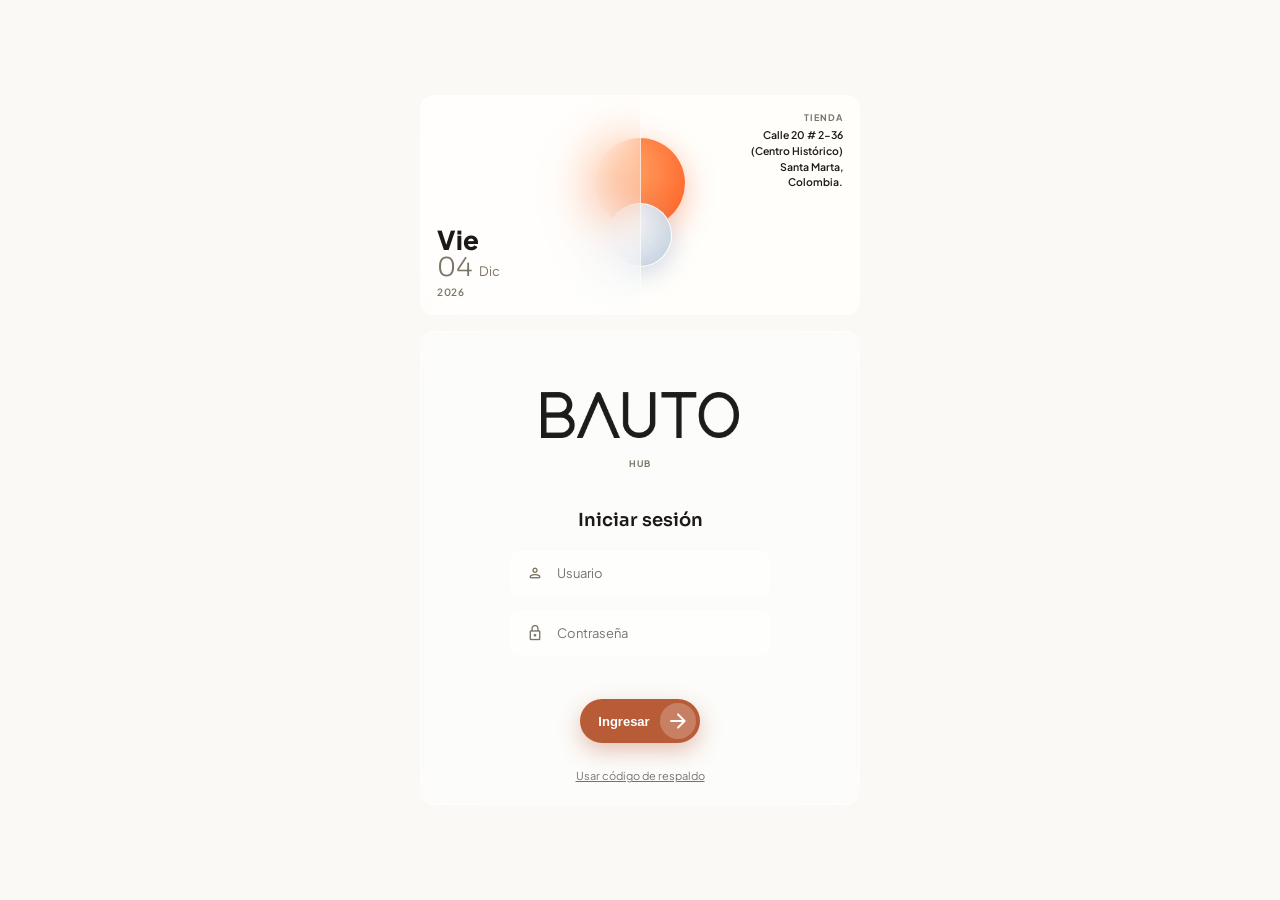
<file: login.html>
<!DOCTYPE html>
<html lang="es">
<head>
<meta charset="utf-8">
<meta name="viewport" content="width=device-width, initial-scale=1">
<title>BAUTO - Hub</title>
<link rel="icon" href="https://orbojaca-droid.github.io/bauto-assets/Logosimbolo_blanco.png">
<link rel="preconnect" href="https://fonts.googleapis.com">
<link rel="preconnect" href="https://fonts.gstatic.com" crossorigin>
<link href="https://fonts.googleapis.com/css2?family=Plus+Jakarta+Sans:wght@400;500;600;700&family=Sora:wght@400;500;600;700;800&family=Rajdhani:wght@500;600;700&display=swap" rel="stylesheet">
<link rel="stylesheet" href="https://fonts.googleapis.com/css2?family=Material+Symbols+Rounded:opsz,wght,FILL,GRAD@20..48,100..700,0..1,-50..200" />
<link rel="stylesheet" href="estilo-bauto.css">
</head>
<body>

<div class="login-container">
  <div class="login-panel-box" id="login-panel-box" style="visibility:hidden;">
    <div class="artistic-panel">
      <div id="celestial-hero">
        <div class="celestial-sun"></div>
        <div class="celestial-moon"></div>
      </div>
      <div class="date-box">
        <h3 id="date-day-name">HOY</h3>
        <div>
          <span class="day-num" id="date-day-num">29</span>
          <span class="month-name" id="date-month-name">Ago</span>
        </div>
        <div class="date-year" id="date-year">2026</div>
      </div>
      <!-- @BAUTO_REFACTOR 2026-08-31: dirección real de la tienda, pedido del usuario
           2026-08-31 ("revisa la dirección en APPBAUTO, esa es la fuente original").
           Fuente: 2. APPBAUTO/Index.html:61 — no inventar otra, si cambia la dirección
           real, actualizar ahí primero y luego copiar aquí. -->
      <div class="location-box">
        <span class="location-label">Tienda</span>
        <span class="location-val">Calle 20 # 2-36<br>(Centro Histórico)<br>Santa Marta,<br>Colombia.</span>
      </div>
    </div>

    <!-- PASO 1: Credenciales + Geolocalización -->
    <div class="step active" id="step-1">
      <div class="login-card">
        <img src="[data-uri]" class="login-logo" alt="Logo BAUTO">
        <p class="login-project-tag">HUB</p>
        <div class="login-title-row">
          <h2>Iniciar sesión</h2>
        </div>
        <div class="input-group">
          <span class="material-symbols-rounded input-icon">person</span>
          <input type="text" class="input-field" id="input-user" placeholder="Usuario" autocomplete="username">
        </div>
        <div class="input-group">
          <span class="material-symbols-rounded input-icon">lock</span>
          <input type="password" class="input-field" id="input-pass" placeholder="Contraseña" autocomplete="current-password">
        </div>
        <div class="field-error" id="error-1">Escribe tu usuario y contraseña.</div>
        <div id="box-excepcion-viaje" style="display:none;margin-top:12px;text-align:center;">
          <button type="button" class="btn-pill-disc" id="btn-pedir-excepcion" style="background:#2c2c2c;font-size:12px;padding:6px 14px;display:inline-flex;width:auto;margin:0 auto;">
            <span class="btn-pill-disc-label" style="font-size:12px;">Solicitar excepción de viaje</span>
            <span class="btn-pill-disc-arrow"><span class="material-symbols-rounded" style="font-size:16px;">flight_takeoff</span></span>
          </button>
          <div id="estado-excepcion-viaje" style="font-size:11px;color:var(--text-secondary);margin-top:8px;line-height:1.4;"></div>
        </div>
        <div class="login-footer-row">
          <button type="button" class="btn-pill-disc" id="btn-step1">
            <span class="btn-pill-disc-label">Ingresar</span>
            <span class="btn-pill-disc-arrow">
              <span class="material-symbols-rounded">arrow_forward</span>
            </span>
          </button>
        </div>
        <div style="text-align:center;margin-top:4px;">
          <a href="#" id="link-respaldo" style="font-size:11px;color:var(--text-secondary);text-decoration:underline;">Usar código de respaldo</a>
        </div>
      </div>
    </div>

    <!-- PASO 2b: Google Authenticator (TOTP) -->
    <div class="step" id="step-2b">
      <div class="login-card">
        <img src="[data-uri]" class="login-logo" alt="Logo BAUTO">
        <p class="login-project-tag">HUB</p>
        <div class="login-title-row">
          <h2>Google Authenticator</h2>
        </div>
        <div class="input-group">
          <input type="text" class="input-field code" id="input-totp" placeholder="· · · · · ·" maxlength="6" inputmode="numeric">
        </div>
        <div class="field-error" id="error-2b">Código incorrecto.</div>
        <div class="login-footer-row">
          <button type="button" class="btn-pill-disc" id="btn-step2b">
            <span class="btn-pill-disc-label">Verificar</span>
            <span class="btn-pill-disc-arrow">
              <span class="material-symbols-rounded">arrow_forward</span>
            </span>
          </button>
        </div>
      </div>
    </div>

    <!-- PASO 2: Código por Correo -->
    <div class="step" id="step-2">
      <div class="login-card">
        <img src="[data-uri]" class="login-logo" alt="Logo BAUTO">
        <p class="login-project-tag">HUB</p>
        <div class="login-title-row">
          <h2>Validación por código</h2>
        </div>
        <div class="input-group">
          <input type="text" class="input-field code" id="input-code" placeholder="· · · · · ·" maxlength="6" inputmode="numeric">
        </div>
        <div class="field-error" id="error-2">Código incorrecto o expirado.</div>
        <div class="login-footer-row">
          <button type="button" class="btn-pill-disc" id="btn-step2">
            <span class="btn-pill-disc-label">Entrar al Hub</span>
            <span class="btn-pill-disc-arrow">
              <span class="material-symbols-rounded">check</span>
            </span>
          </button>
        </div>
        <div style="text-align:center;margin-top:8px;">
          <button type="button" id="btn-reenviar-email" style="background:none;border:none;color:var(--text-secondary);font-size:11px;text-decoration:underline;cursor:pointer;">Reenviar código por correo</button>
          <div id="feedback-reenviar-email" style="display:none;font-size:11px;color:var(--text-secondary);margin-top:4px;"></div>
        </div>
      </div>
    </div>

    <!-- PASO RESPALDO: Código de Respaldo Impreso -->
    <div class="step" id="step-respaldo">
      <div class="login-card">
        <img src="[data-uri]" class="login-logo" alt="Logo BAUTO">
        <p class="login-project-tag">HUB</p>
        <div class="login-title-row">
          <h2>Código de Respaldo</h2>
          <p style="font-size:12px;color:var(--text-secondary);margin:4px 0 0;">Ingresa uno de tus 15 códigos impresos</p>
        </div>
        <div class="input-group">
          <span class="material-symbols-rounded input-icon">person</span>
          <input type="text" class="input-field" id="input-user-respaldo" placeholder="Usuario">
        </div>
        <div class="input-group">
          <span class="material-symbols-rounded input-icon">lock</span>
          <input type="password" class="input-field" id="input-pass-respaldo" placeholder="Contraseña">
        </div>
        <div class="input-group">
          <input type="text" class="input-field code" id="input-code-respaldo" placeholder="ABC12345" maxlength="10" style="letter-spacing:0.15em;">
        </div>
                <div class="input-group">
          <select class="input-field" id="select-proyecto-emergencia" style="padding-left:16px;">
            <option value="HUB">Puerta Grande (HUB)</option>
            <option value="QR">QR</option>
            <option value="CATALOGUE">CATALOGUE</option>
            <option value="STOCK">STOCK</option>
            <option value="VENTAS">VENTAS</option>
            <option value="PRODUCCION">PRODUCCIÓN</option>
            <option value="AGENTE">AGENTE</option>
          </select>
        </div>
        <div id="resultado-emergencia" style="display:none; text-align:center; margin-top:16px; font-size:14px; color:var(--text-main);"></div>
        <div class="field-error" id="error-respaldo">Código de respaldo inválido.</div>
        <div class="login-footer-row">
          <button type="button" class="btn-pill-disc" id="btn-respaldo">
            <span class="btn-pill-disc-label">Acceder</span>
            <span class="btn-pill-disc-arrow">
              <span class="material-symbols-rounded">key</span>
            </span>
          </button>
        </div>
        <div style="text-align:center;margin-top:4px;">
          <a href="#" id="link-volver-login" style="font-size:11px;color:var(--text-secondary);text-decoration:underline;">Volver al login normal</a>
        </div>
      </div>
    </div>

  </div>
</div>

<script src="config-web.js"></script>
<script>
    /**
     * @BAUTO_REFACTOR 2026-08-31
     * @Modulo: 0. HUB
     * @Propósito: Modo de revisión visual, pedido por el usuario 2026-08-31 — mientras
     *             se aprueba la estética de las 4 tarjetas de login, los botones
     *             principales de cada paso solo avanzan a la siguiente tarjeta, sin
     *             llamar ninguna función real de validación. La lógica real (fetch a
     *             loginPuertaMaestra, verificarTotp, verificarCodigoEmail) queda escrita
     *             tal cual estaba, intacta, solo envuelta en este condicional — apagar
     *             esta constante (ponerla en false) reconecta la validación real sin
     *             tener que reescribir nada más.
     * @Capa: Técnica (herramienta de revisión, no de producción)
     * @Riesgo_Evaluado: Alto mientras esté en true — CON ESTO EN true, EL LOGIN NO VALIDA
     *                   NADA DE VERDAD. Debe quedar en false antes de cualquier uso real
     *                   o despliegue a producción.
     */
    const MODO_PREVISUALIZACION_VISUAL = true;
</script>
<script>
  /**
   * @BAUTO_REFACTOR 2026-08-31
   * @Modulo: 0. HUB
   * @Propósito: Decisión del usuario 2026-08-30 — con los niveles desactivados, esta
   *             página nunca se muestra como login: entra directo al hub sin que nadie
   *             toque nada. El panel arranca oculto y solo se revela si los niveles SÍ
   *             están activos (o si no se pudo confirmar, por seguridad).
   * @Capa: Capa 2 - Seguridad de Sesión
   * @Riesgo_Evaluado: Alto - si la consulta al servidor falla (sin red, HUB caído),
   *                   debe revelar el formulario normal — fallar hacia el lado seguro,
   *                   nunca entrar solo por no haber podido confirmar el estado.
   */
  (async function () {
    if (MODO_PREVISUALIZACION_VISUAL) {
      // @BAUTO_REFACTOR 2026-08-31: mientras se revisa la estética, el login nunca se
      // salta por el interruptor de niveles — de lo contrario nunca llegarías a verlo.
      document.getElementById('login-panel-box').style.visibility = 'visible';
      return;
    }

    let estado;
    try {
      estado = await fetch(HUB_URL + '?accion=nivelesActivos').then(r => r.json());
    } catch (err) {
      estado = { activos: true }; // sin red: más seguro asumir que sí están activos
    }

    if (!estado.activos) {
      const respuesta = await fetch(HUB_URL, {
        method: 'POST',
        headers: { 'Content-Type': 'text/plain;charset=utf-8' },
        body: JSON.stringify({ accion: 'entrarSinNiveles' })
      }).then(r => r.json()).catch(() => ({ success: false }));

      if (respuesta.success) {
        localStorage.setItem('bauto_hub_token', respuesta.hubToken);
        window.location.href = 'index.html';
        return; // el panel nunca llega a mostrarse
      }
    }
    document.getElementById('login-panel-box').style.visibility = 'visible';
  })();

  // Inicializar fecha
  // @BAUTO_REFACTOR 2026-08-31: formato abreviado, pedido del usuario — igual al que
  // ya usa 2. APPBAUTO/Scripts.html:636 ("Miércoles" no cabe en el panel a este ancho).
  (function () {
    const ahora = new Date();
    const dias = ['Dom', 'Lun', 'Mar', 'Mié', 'Jue', 'Vie', 'Sáb'];
    const meses = ['Ene', 'Feb', 'Mar', 'Abr', 'May', 'Jun', 'Jul', 'Ago', 'Sep', 'Oct', 'Nov', 'Dic'];
    document.getElementById('date-day-name').textContent = dias[ahora.getDay()];
    document.getElementById('date-day-num').textContent = String(ahora.getDate()).padStart(2, '0');
    document.getElementById('date-month-name').textContent = meses[ahora.getMonth()];
    document.getElementById('date-year').textContent = ahora.getFullYear();
  })();

  window.bautoPreAuthToken = null;

  function mostrarPaso(pasoId) {
    document.querySelectorAll('.step').forEach(s => s.classList.remove('active'));
    document.getElementById(pasoId).classList.add('active');
  }

  // Alternar a código de respaldo
  document.getElementById('link-respaldo').addEventListener('click', function (e) {
    e.preventDefault();
    mostrarPaso('step-respaldo');
  });

  document.getElementById('link-volver-login').addEventListener('click', function (e) {
    e.preventDefault();
    mostrarPaso('step-1');
  });

  let pollingInterval = null;

  // Paso 1: Usuario + Contraseña + Geolocalización
  document.getElementById('btn-step1').addEventListener('click', async function () {
      if (MODO_PREVISUALIZACION_VISUAL) {
        mostrarPaso('step-2b');
        return;
      }
    const user = document.getElementById('input-user').value.trim();
    const pass = document.getElementById('input-pass').value.trim();
    const error = document.getElementById('error-1');
    const boxExcepcion = document.getElementById('box-excepcion-viaje');
    if (!user || !pass) {
      error.textContent = 'Escribe tu usuario y contraseña.';
      error.classList.add('show');
      return;
    }
    error.classList.remove('show');
    if (boxExcepcion) boxExcepcion.style.display = 'none';

    let geoPayload = null;
    try {
      const posicion = await new Promise((resolve, reject) =>
        navigator.geolocation.getCurrentPosition(resolve, reject, { timeout: 8000 })
      );
      geoPayload = { lat: posicion.coords.latitude, lng: posicion.coords.longitude };
    } catch (err) {
      error.textContent = 'Debes permitir la geolocalización para ingresar.';
      error.classList.add('show');
      if (boxExcepcion) boxExcepcion.style.display = 'block';
      return;
    }

    try {
      const respuesta = await fetch(HUB_URL, {
        method: 'POST',
        headers: { 'Content-Type': 'text/plain;charset=utf-8' },
        body: JSON.stringify({ accion: 'login', user: user, password: pass, geoPayload: geoPayload })
      }).then(r => r.json());

      if (!respuesta.success) {
        error.textContent = respuesta.error || 'Error de autenticación.';
        error.classList.add('show');
        if (respuesta.error && (respuesta.error.toLowerCase().includes('perímetro') || respuesta.error.toLowerCase().includes('fuera') || respuesta.error.toLowerCase().includes('restringido'))) {
          if (boxExcepcion) boxExcepcion.style.display = 'block';
        }
        return;
      }

      window.bautoPreAuthToken = respuesta.preAuthToken;
      mostrarPaso('step-2b');
    } catch (e) {
      error.textContent = 'Error de conexión con la Puerta Maestra.';
      error.classList.add('show');
    }
  });

  // Solicitar excepción de viaje
  document.getElementById('btn-pedir-excepcion').addEventListener('click', async function () {
    const user = document.getElementById('input-user').value.trim();
    const pass = document.getElementById('input-pass').value.trim();
    const estadoEl = document.getElementById('estado-excepcion-viaje');
    const btn = document.getElementById('btn-pedir-excepcion');

    btn.disabled = true;
    estadoEl.style.display = 'block';
    estadoEl.textContent = 'Enviando solicitud de viaje...';

    try {
      const res = await fetch(HUB_URL, {
        method: 'POST',
        headers: { 'Content-Type': 'text/plain;charset=utf-8' },
        body: JSON.stringify({ accion: 'solicitarExcepcionUbicacion', user: user, password: pass })
      }).then(r => r.json());

      if (!res.success || !res.idExcepcion) {
        estadoEl.textContent = res.error || 'No se pudo crear la solicitud.';
        btn.disabled = false;
        return;
      }

      const idExcepcion = res.idExcepcion;
      estadoEl.textContent = 'Solicitud enviada. Esperando que el otro administrador autorice en APPBAUTO...';

      let intentos = 0;
      const maxIntentos = 100; // 5 minutos (a 3s por intento)
      if (pollingInterval) clearInterval(pollingInterval);

      pollingInterval = setInterval(async function () {
        intentos++;
        if (intentos > maxIntentos) {
          clearInterval(pollingInterval);
          estadoEl.textContent = 'La solicitud expiró sin respuesta. Intenta de nuevo.';
          btn.disabled = false;
          return;
        }

        try {
          const pollRes = await fetch(HUB_URL + '?accion=consultarExcepcion&idExcepcion=' + encodeURIComponent(idExcepcion))
            .then(r => r.json());

          if (pollRes.estado === 'APROBADO' && pollRes.bypassToken) {
            clearInterval(pollingInterval);
            estadoEl.textContent = '¡Excepción aprobada! Iniciando sesión...';

            const resLogin = await fetch(HUB_URL, {
              method: 'POST',
              headers: { 'Content-Type': 'text/plain;charset=utf-8' },
              body: JSON.stringify({
                accion: 'login',
                user: user,
                password: pass,
                geoPayload: null,
                bypassToken: pollRes.bypassToken
              })
            }).then(r => r.json());

            if (resLogin.success) {
              window.bautoPreAuthToken = resLogin.preAuthToken;
              mostrarPaso('step-2b');
            } else {
              estadoEl.textContent = resLogin.error || 'Error al completar el login.';
              btn.disabled = false;
            }
          } else if (pollRes.estado === 'EXPIRADO') {
            clearInterval(pollingInterval);
            estadoEl.textContent = 'La solicitud ha expirado.';
            btn.disabled = false;
          }
        } catch (err) {
          console.warn('Error en polling de excepción:', err);
        }
      }, 3000);

    } catch (e) {
      estadoEl.textContent = 'Error de conexión al solicitar excepción.';
      btn.disabled = false;
    }
  });

  // Reenviar código por correo
  document.getElementById('btn-reenviar-email').addEventListener('click', async function () {
    const feedback = document.getElementById('feedback-reenviar-email');
    const btn = document.getElementById('btn-reenviar-email');
    if (!window.bautoPreAuthToken) {
      feedback.textContent = 'Sesión expirada. Vuelve a iniciar sesión.';
      feedback.style.display = 'block';
      return;
    }

    btn.disabled = true;
    feedback.textContent = 'Reenviando...';
    feedback.style.display = 'block';

    try {
      const res = await fetch(HUB_URL, {
        method: 'POST',
        headers: { 'Content-Type': 'text/plain;charset=utf-8' },
        body: JSON.stringify({ accion: 'enviarCodigoEmail', preAuthToken: window.bautoPreAuthToken })
      }).then(r => r.json());

      if (res.success) {
        feedback.textContent = 'Código reenviado con éxito a tu bandeja.';
      } else {
        feedback.textContent = res.error || 'No se pudo reenviar el código.';
      }
    } catch (e) {
      feedback.textContent = 'Error de conexión.';
    } finally {
      setTimeout(() => { btn.disabled = false; }, 5000);
    }
  });

  // Paso 2b: Google Authenticator (TOTP)
  document.getElementById('btn-step2b').addEventListener('click', async function () {
      if (MODO_PREVISUALIZACION_VISUAL) {
        mostrarPaso('step-2');
        return;
      }
    const codigo = document.getElementById('input-totp').value.trim();
    const error = document.getElementById('error-2b');
    if (codigo.length !== 6) {
      error.textContent = 'Escribe el código de 6 dígitos.';
      error.classList.add('show');
      return;
    }
    error.classList.remove('show');

    try {
      const respuesta = await fetch(HUB_URL, {
        method: 'POST',
        headers: { 'Content-Type': 'text/plain;charset=utf-8' },
        body: JSON.stringify({ accion: 'verificarTotp', preAuthToken: window.bautoPreAuthToken, codigo: codigo })
      }).then(r => r.json());

      if (!respuesta.success) {
        error.textContent = respuesta.error === 'CODIGO_INCORRECTO' ? 'Código incorrecto.' : respuesta.error;
        error.classList.add('show');
        return;
      }

      mostrarPaso('step-2');
    } catch (e) {
      error.textContent = 'Error al validar el Authenticator.';
      error.classList.add('show');
    }
  });

  // Paso 2: Código por Correo
  document.getElementById('btn-step2').addEventListener('click', async function () {
      if (MODO_PREVISUALIZACION_VISUAL) {
        // @BAUTO_REFACTOR 2026-08-31: al terminar los 4 pasos de la vista previa, se
        // entra de verdad al hub — mismo mecanismo que ya usa la puerta cuando los
        // niveles están desactivados (entrarSinNiveles), sin pedir ningún dato real.
        const respuesta = await fetch(HUB_URL, {
          method: 'POST',
          headers: { 'Content-Type': 'text/plain;charset=utf-8' },
          body: JSON.stringify({ accion: 'entrarSinNiveles' })
        }).then(r => r.json()).catch(() => ({ success: false }));

        if (respuesta.success) {
          localStorage.setItem('bauto_hub_token', respuesta.hubToken);
          window.location.href = 'index.html';
        } else {
          alert('No se pudo entrar al hub: ' + (respuesta.error || 'error desconocido.'));
        }
        return;
      }
    const codigo = document.getElementById('input-code').value.trim();
    const error = document.getElementById('error-2');
    if (codigo.length !== 6) {
      error.textContent = 'Escribe el código de 6 dígitos.';
      error.classList.add('show');
      return;
    }
    error.classList.remove('show');

    try {
      const respuesta = await fetch(HUB_URL, {
        method: 'POST',
        headers: { 'Content-Type': 'text/plain;charset=utf-8' },
        body: JSON.stringify({ accion: 'verificarCodigoEmail', preAuthToken: window.bautoPreAuthToken, codigo: codigo })
      }).then(r => r.json());

      if (!respuesta.success) {
        error.textContent = respuesta.error === 'CODIGO_INCORRECTO' ? 'Código incorrecto.' : respuesta.error;
        error.classList.add('show');
        return;
      }

      localStorage.setItem('bauto_hub_token', respuesta.hubToken);
      window.location.href = 'index.html';
    } catch (e) {
      error.textContent = 'Error al verificar el código de correo.';
      error.classList.add('show');
    }
  });

  // Código de Respaldo
    document.getElementById('btn-respaldo').addEventListener('click', async function () {
    const user = document.getElementById('input-user-respaldo').value.trim();
    const pass = document.getElementById('input-pass-respaldo').value.trim();
    const code = document.getElementById('input-code-respaldo').value.trim();
    const proyectoSel = document.getElementById('select-proyecto-emergencia').value;
    const error = document.getElementById('error-respaldo');
    const resEmergencia = document.getElementById('resultado-emergencia');
    if (!user || !pass || !code) {
      error.textContent = 'Completa todos los campos.';
      error.classList.add('show');
      return;
    }
    error.classList.remove('show');
    resEmergencia.style.display = 'none';
    resEmergencia.innerHTML = '';

    try {
      if (proyectoSel === 'HUB') {
        const respuesta = await fetch(HUB_URL, {
          method: 'POST',
          headers: { 'Content-Type': 'text/plain;charset=utf-8' },
          body: JSON.stringify({ accion: 'usarCodigoRespaldo', user: user, password: pass, codigo: code })
        }).then(r => r.json());

        if (!respuesta.success) {
          error.textContent = respuesta.error || 'Código de respaldo inválido.';
          error.classList.add('show');
          return;
        }

        localStorage.setItem('bauto_hub_token', respuesta.hubToken);
        window.location.href = 'index.html';
      } else {
        const respuesta = await fetch(HUB_URL, {
          method: 'POST',
          headers: { 'Content-Type': 'text/plain;charset=utf-8' },
          body: JSON.stringify({ accion: 'emitirPaseEmergenciaNivel3', user: user, password: pass, codigo: code, proyecto: proyectoSel })
        }).then(r => r.json());

        if (!respuesta.success) {
          error.textContent = respuesta.error || 'Código de respaldo inválido o proyecto incorrecto.';
          error.classList.add('show');
          return;
        }

        // Hojas de cálculo vs Web Apps
        const hojas = ['STOCK', 'VENTAS', 'PRODUCCION'];
        if (hojas.includes(proyectoSel)) {
          resEmergencia.innerHTML = `<strong>Pase generado con éxito.</strong><br>Copia este código y pégalo cuando la Hoja de ${proyectoSel} te lo pida al abrirla:<br><br><span style="background:var(--bg);padding:8px;border-radius:4px;font-family:monospace;user-select:all;">${respuesta.tokenAcceso}</span>`;
          resEmergencia.style.display = 'block';
        } else {
          // Web apps
          let url = '';
          const BASE_QR = 'https://script.google.com/macros/s/AKfycbzgxTek6adEZAkV0SCDh4CYg-d6sE-pJuzCYYVteJDIo8A6v3rIkivRyXUOjD4MAQE/exec';
          const BASE_CATALOGUE = 'https://script.google.com/macros/s/AKfycbwq3eGCPItE3_vWRuKOAavKpYvBAJa4icW5Q-T5dIFF_2MNdFISXQEG9yUCUqRLhwR5/exec';
          const BASE_AGENTE = 'https://script.google.com/macros/s/AKfycbwAGENTE_PLACEHOLDER/exec';

          if (proyectoSel === 'QR') url = BASE_QR + `?tokenAcceso=${respuesta.tokenAcceso}`;
          else if (proyectoSel === 'CATALOGUE') url = BASE_CATALOGUE + `?token=${respuesta.tokenAcceso}`;
          else if (proyectoSel === 'AGENTE') url = BASE_AGENTE + `?tokenAcceso=${respuesta.tokenAcceso}`;
          
          resEmergencia.innerHTML = `<strong>Pase generado con éxito.</strong><br><br><a href="${url}" target="_blank" style="background:var(--accent-color);color:#fff;padding:8px 16px;border-radius:20px;text-decoration:none;">Abrir ${proyectoSel}</a>`;
          resEmergencia.style.display = 'block';
        }
      }
    } catch (e) {
      error.textContent = 'Error de conexión con el servidor.';
      error.classList.add('show');
    }
  });
</script>
</body>
</html>
</file>
<file: estilo-bauto.css>
:root {
  --accent-color: #B85C38;
  --accent-hover: #A04F2F;
  --bg: #FAF9F6;
  --card: #FAF9F6;
  --card-glass: rgba(255, 255, 255, 0.55);
  --text-primary: #1C1917;
  --text-secondary: #78716C;
  --text-muted: #A39885;
  --border-warm: #E4DED3;
  --color-gris-piedra: #7C7467;
  --success-color: #16A34A;
  --warning-color: #CA8A04;
  --danger-color: #DC2626;
  --font-family-heading: 'Sora', sans-serif;
  --font-family-body: 'Plus Jakarta Sans', sans-serif;
  --font-mono: 'Rajdhani', sans-serif;
  --login-card-radius: 14px;
  --login-pill-radius: 100px;
}

* {
  box-sizing: border-box;
}

body {
  margin: 0;
  min-height: 100vh;
  background: var(--bg);
  color: var(--text-primary);
  font-family: var(--font-family-body);
}

a {
  color: inherit;
  text-decoration: none;
}

.material-symbols-outlined {
  font-variation-settings: 'opsz' 24;
  font-size: 22px;
  line-height: 1;
}

/* Panel artístico y astros de Login (Modelo 0. QR) */
.login-container {
  min-height: 100vh;
  display: flex;
  align-items: center;
  justify-content: center;
  padding: 20px;
}

.login-panel-box {
  width: 100%;
  max-width: 440px;
}

.artistic-panel {
  position: relative;
  overflow: hidden;
  min-height: 220px;
  background: #fffefb;
  border: 1px solid rgba(255, 255, 255, 0.5);
  border-radius: var(--login-card-radius);
  margin-bottom: 16px;
}

.artistic-panel::before {
  content: '';
  position: absolute;
  top: 0;
  bottom: 0;
  left: 0;
  width: 50%;
  background: rgba(255, 255, 255, 0.32);
  backdrop-filter: blur(24px);
  -webkit-backdrop-filter: blur(24px);
  border-right: 1px solid rgba(255, 255, 255, 0.55);
  z-index: 2;
}

#celestial-hero {
  position: absolute;
  inset: 0;
  z-index: 1;
  pointer-events: none;
}

.celestial-sun {
  width: 90px;
  height: 90px;
  position: absolute;
  top: calc(50% - 22px);
  left: 50%;
  transform: translate(-50%, -50%);
  border-radius: 50%;
  background: radial-gradient(circle at 35% 35%, #FFA566 0%, #FF5A1E 100%);
  box-shadow: 0 8px 30px rgba(255, 90, 30, 0.38);
}

.celestial-moon {
  width: 64px;
  height: 64px;
  position: absolute;
  top: calc(50% + 30px);
  left: 50%;
  transform: translate(-50%, -50%);
  border-radius: 50%;
  background: radial-gradient(circle at 30% 30%, rgba(247, 250, 253, 0.98) 0%, rgba(186, 200, 217, 0.95) 100%);
  border: 1px solid rgba(255, 255, 255, 0.9);
  box-shadow: 0 8px 24px rgba(150, 170, 200, 0.42);
  backdrop-filter: blur(8px);
  -webkit-backdrop-filter: blur(8px);
  z-index: 2;
}

.date-box {
  position: absolute;
  bottom: 16px;
  left: 16px;
  text-align: left;
  z-index: 3;
}

.date-box h3 {
  margin: 0;
  font-size: 26px;
  font-weight: 800;
  line-height: 0.9;
  color: var(--text-primary);
}

.date-box .day-num {
  font-size: 26px;
  font-weight: 300;
  color: var(--color-gris-piedra);
  font-family: var(--font-family-heading);
}

.date-box .month-name {
  font-size: 13px;
  font-weight: 400;
  color: var(--color-gris-piedra);
  margin-left: 4px;
  text-transform: none;
  letter-spacing: normal;
}

.date-box .date-year {
  font-size: 10px;
  font-weight: 600;
  letter-spacing: 0.06em;
  color: var(--color-gris-piedra);
  margin-top: 2px;
}

.location-box {
  position: absolute;
  top: 16px;
  right: 16px;
  text-align: right;
  z-index: 3;
}

.location-label {
  font-size: 9px;
  text-transform: uppercase;
  letter-spacing: 1px;
  color: var(--color-gris-piedra);
  font-weight: 700;
  display: block;
}

.location-val {
  font-size: 10.5px;
  font-weight: 600;
  color: var(--text-primary);
  margin-top: 4px;
  display: block;
  line-height: 1.5;
}

.login-card {
  background: rgba(255, 255, 255, 0.45);
  border: 1px solid rgba(255, 255, 255, 0.5);
  backdrop-filter: blur(25px);
  -webkit-backdrop-filter: blur(25px);
  border-radius: var(--login-card-radius);
  padding: 60px 20px 20px 20px;
  display: flex;
  flex-direction: column;
  gap: 16px;
}

.login-title-row {
  text-align: center;
}

.login-title-row h2 {
  margin: 0 0 4px;
  font-size: 18px;
  font-weight: 600;
  font-family: var(--font-family-heading);
  color: var(--text-primary);
}

.login-card .input-group {
  position: relative;
  width: 70%;
  max-width: 260px;
  margin: 0 auto;
}

.input-icon {
  position: absolute;
  left: 16px;
  top: 50%;
  transform: translateY(-50%);
  font-size: 18px;
  color: var(--color-gris-piedra);
  pointer-events: none;
}

.login-card .input-field {
  width: 100%;
  height: 44px;
  box-sizing: border-box;
  background: rgba(255, 255, 255, 0.6);
  border: 1px solid rgba(255, 255, 255, 0.7);
  border-radius: 10px;
  padding: 0 18px 0 46px;
  font-size: 13px;
  color: var(--text-primary);
  font-family: var(--font-family-body);
  outline: none;
  transition: border-color 0.2s ease;
}

.login-card .input-field:focus {
  border-color: var(--accent-color);
}

.login-card .input-field.code {
  padding: 0 16px;
  font-size: 18px;
  font-weight: 600;
  letter-spacing: 0.35em;
  text-align: center;
}

.field-error {
  display: none;
  width: 80%;
  max-width: 280px;
  margin: -6px auto 0;
  font-size: 12px;
  color: var(--danger-color);
  text-align: center;
}

.field-error.show {
  display: block;
}

.login-footer-row {
  display: flex;
  justify-content: center;
  margin-top: 15px;
  border-top: 1px solid rgba(255, 255, 255, 0.25);
  padding-top: 12px;
}

.btn-pill-disc {
  display: inline-flex;
  align-items: center;
  justify-content: flex-start;
  gap: 10px;
  border: none;
  border-radius: var(--login-pill-radius);
  background: var(--accent-color);
  padding: 4px 4px 4px 18px;
  height: 44px;
  box-sizing: border-box;
  cursor: pointer;
  box-shadow: 0 8px 22px rgba(184, 92, 56, 0.36);
  transition: transform 0.2s ease, background 0.2s ease;
}

.btn-pill-disc:hover {
  background: var(--accent-hover);
}

.btn-pill-disc:active {
  transform: scale(0.97);
}

.btn-pill-disc:disabled {
  opacity: 0.5;
  pointer-events: none;
}

.btn-pill-disc-label {
  font-weight: 700;
  font-size: 13px;
  color: #fff;
  white-space: nowrap;
}

.btn-pill-disc-arrow {
  flex: none;
  display: flex;
  align-items: center;
  justify-content: center;
  width: 36px;
  height: 36px;
  border-radius: 50%;
  background: rgba(255, 255, 255, 0.22);
  color: #fff;
}

.step {
  display: none;
  flex-direction: column;
  gap: 16px;
}

.step.active {
  display: flex;
}

/* Estilos de Hub (index.html) */
.page {
  max-width: 1400px;
  margin: 0 auto;
  padding: 32px 40px 60px;
  display: flex;
  flex-direction: column;
  gap: 24px;
}

.topbar {
  display: flex;
  justify-content: flex-end;
  align-items: center;
}

.session {
  display: flex;
  align-items: center;
  gap: 12px;
}

.session-label {
  font-size: 13px;
  color: var(--text-secondary);
  font-weight: 500;
}

#indicador-puerta {
  display: flex;
  align-items: center;
  gap: 8px;
  border: 1px solid rgba(0, 0, 0, 0.08);
  background: rgba(255, 255, 255, 0.6);
  backdrop-filter: blur(15px);
  border-radius: 999px;
  padding: 8px 14px;
  cursor: pointer;
  font-size: 12px;
  font-family: var(--font-family-body);
  color: var(--text-primary);
  transition: background 0.2s ease;
}

#indicador-puerta:hover {
  background: rgba(255, 255, 255, 0.9);
}

.punto-vivo {
  width: 8px;
  height: 8px;
  border-radius: 50%;
  background: #16A34A;
  animation: latido 2s ease-in-out infinite;
}

@keyframes latido {
  0%, 100% { opacity: 1; transform: scale(1); }
  50% { opacity: 0.3; transform: scale(0.85); }
}

@media (prefers-reduced-motion: reduce) {
  .punto-vivo { animation: none; }
}

.btn-refresh {
  width: 40px;
  height: 40px;
  border-radius: 999px;
  border: 1px solid rgba(184, 92, 56, 0.25);
  background: rgba(255, 255, 255, 0.5);
  backdrop-filter: blur(20px);
  color: var(--text-primary);
  font-size: 17px;
  cursor: pointer;
  display: flex;
  align-items: center;
  justify-content: center;
  box-shadow: 0 0 10px rgba(184, 92, 56, 0.25),
              0 4px 12px rgba(0, 0, 0, 0.08);
  transition: box-shadow 0.25s cubic-bezier(0.4, 0, 0.2, 1);
}

.btn-refresh:hover {
  background: #F2F0EB;
  box-shadow: 0 0 14px rgba(184, 92, 56, 0.4),
              0 6px 16px rgba(0, 0, 0, 0.12);
}

/* @BAUTO_REFACTOR 2026-09-01
 * @Modulo: 0. HUB
 * @Propósito: Categoría 1 (Círculo de gesto) de BRAND_AND_DESIGN_SYSTEM.md sección 5 —
 *             mismo tratamiento visual que .btn-refresh (círculo de vidrio), para los
 *             gestos de la topbar que hasta ahora eran íconos sueltos sin círculo:
 *             códigos de respaldo, salud del ecosistema, cerrar sesión.
 * @Capa: Estética
 * @Riesgo_Evaluado: Bajo
 */
.btn-circle-glass {
  width: 40px;
  height: 40px;
  border-radius: 999px;
  border: 1px solid rgba(184, 92, 56, 0.25);
  background: rgba(255, 255, 255, 0.5);
  backdrop-filter: blur(20px);
  -webkit-backdrop-filter: blur(20px);
  color: var(--text-primary);
  font-size: 18px;
  cursor: pointer;
  display: flex;
  align-items: center;
  justify-content: center;
  box-shadow: 0 0 10px rgba(184, 92, 56, 0.25),
              0 4px 12px rgba(0, 0, 0, 0.08);
  transition: box-shadow 0.25s cubic-bezier(0.4, 0, 0.2, 1);
}

.btn-circle-glass:hover {
  background: #F2F0EB;
  box-shadow: 0 0 14px rgba(184, 92, 56, 0.4),
              0 6px 16px rgba(0, 0, 0, 0.12);
}

.hero {
  display: flex;
  flex-direction: column;
  align-items: center;
  gap: 12px;
  text-align: center;
  padding: 4px 0;
}

.hero img {
  height: 48px;
  width: auto;
  display: block;
}

.brand-tagline {
  font-family: 'Lora', serif;
  font-style: italic;
  font-weight: 600;
  font-size: 15px;
  color: var(--text-secondary);
}

.hub-card {
  background: var(--card);
  border-radius: 36px;
  padding: 36px 40px;
  box-shadow: 0 24px 60px rgba(44, 44, 44, 0.10);
}

.group-header {
  display: flex;
  align-items: center;
  gap: 14px;
  padding: 20px 0 14px;
}

.group-header:first-child {
  padding-top: 0;
}

.group-label {
  font-family: var(--font-mono);
  font-size: 11px;
  font-weight: 700;
  letter-spacing: 0.14em;
  text-transform: uppercase;
  color: var(--text-secondary);
  white-space: nowrap;
}

.group-rule {
  flex: 1;
  height: 1px;
  background: var(--border-warm);
}

.group-count {
  font-family: var(--font-mono);
  font-size: 12px;
  font-weight: 600;
  color: var(--text-muted);
}

.grid-heavy {
  display: grid;
  grid-template-columns: 1fr 1fr;
  gap: 20px;
}

.grid-light {
  display: grid;
  grid-template-columns: repeat(3, 1fr);
  gap: 20px;
}

.card {
  display: flex;
  flex-direction: column;
  gap: 12px;
  padding: 22px;
  border-radius: 24px;
  background: var(--card-glass);
  border: 1px solid rgba(255, 255, 255, 0.7);
  box-shadow: 0 10px 28px rgba(44, 44, 44, 0.06);
  transition: box-shadow 0.15s, border-color 0.15s, transform 0.15s;
}

.card.clickable:hover {
  box-shadow: 0 20px 44px rgba(184, 92, 56, 0.16);
  border-color: var(--accent-color);
  cursor: pointer;
  transform: translateY(-3px);
}

.card.heavy {
  flex-direction: row;
  gap: 20px;
  padding: 26px;
  min-height: 128px;
}

.card.disabled {
  opacity: 0.5;
  pointer-events: none;
}

/* Tono apagado en reposo, contraste completo al hover — decisión de diseño 2026-09-06 */
.card-icon {
  flex: none;
  display: grid;
  place-items: center;
  color: rgba(184, 92, 56, 0.55);
  transition: color 220ms ease, transform 260ms cubic-bezier(0.23, 1, 0.32, 1);
}
.card.clickable:hover .card-icon {
  color: var(--accent-hover);
  transform: scale(1.08);
}

.card.heavy .card-icon {
  width: 36px;
  height: 36px;
}
.card.heavy .card-icon .material-symbols-outlined { font-size: 32px; }

.card.light .card-icon {
  width: 30px;
  height: 30px;
  margin-bottom: 2px;
}
.card.light .card-icon .material-symbols-outlined { font-size: 28px; }

.card-body {
  display: flex;
  flex-direction: column;
  gap: 6px;
  flex: 1;
}

.card-top {
  display: flex;
  align-items: center;
  justify-content: space-between;
}

.health {
  display: flex;
  align-items: center;
  gap: 6px;
  flex-shrink: 0;
}

.disc.unknown { background: var(--border-warm); }

.latido-time {
  font-family: var(--font-mono);
  font-size: 10px;
  font-weight: 600;
  color: var(--border-warm);
  white-space: nowrap;
  transition: color 220ms ease;
}
.latido-time.muted { font-style: italic; }
.card.clickable:hover .latido-time { color: var(--text-muted); }

.card-title {
  font-family: var(--font-family-heading);
  font-weight: 800;
  letter-spacing: -0.01em;
  color: var(--text-secondary);
  transition: color 220ms ease;
}
.card.clickable:hover .card-title { color: var(--text-primary); }

.card.heavy .card-title { font-size: 20px; }
.card.light .card-title { font-size: 17px; }

.card-desc {
  font-size: 12.5px;
  line-height: 1.5;
  color: var(--text-muted);
  transition: color 220ms ease;
}
.card.clickable:hover .card-desc { color: var(--text-secondary); }

.card-divider {
  width: 50%;
  height: 1px;
  background: var(--border-warm);
  margin: 6px 0 8px 0;
}

@media (max-width: 900px) {
  .grid-heavy, .grid-light {
    grid-template-columns: 1fr;
  }
}

.login-card img.login-logo {
  height: 46px;
  width: auto;
  object-fit: contain;
  display: block;
  margin: 0 auto 4px auto;
}

/* @BAUTO_REFACTOR 2026-09-01
 * @Modulo: 0. HUB
 * @Propósito: Subtítulo de proyecto bajo el logo del login, obligatorio por
 *             BRAND_AND_DESIGN_SYSTEM.md sección 6.9. Valores copiados literalmente de
 *             0. QR/Login.html (Tailwind mb-1/mb-6/tracking-widest traducidos a px/em).
 * @Capa: Estética
 * @Riesgo_Evaluado: Bajo
 */
.login-project-tag {
  font-size: 9px;
  text-transform: uppercase;
  letter-spacing: 0.1em;
  font-weight: 700;
  font-family: var(--font-family-body);
  color: var(--color-gris-piedra);
  text-align: center;
  margin: 0 0 24px 0;
}

/* NUEVOS ESTILOS TOPBAR 2026-08-31 */
.topbar { display:flex; justify-content:space-between; align-items:center; }
.session-info { display:flex; align-items:center; gap:10px; }
.topbar-actions { display:flex; align-items:center; gap:8px; }
.topbar-divider { width:1px; height:20px; background:var(--border-warm); margin:0 4px; }

/* @BAUTO_REFACTOR 2026-09-01
 * @Modulo: 0. HUB
 * @Propósito: Tooltips de marca para los botones de la topbar. Mecánica (wrapper +
 *             label absoluto + hover) tomada de 0. PLATFORM/Estilo.html
 *             .side-button-label; color y tipografía NO — usa el vidrio oscuro ya
 *             aprobado en BRAND_AND_DESIGN_SYSTEM.md sección 6.8 (toasts) y la
 *             fuente propia del HUB, nunca Montserrat ni --toolbar-label-bg de PLATFORM.
 * @Capa: Estética
 * @Riesgo_Evaluado: Bajo
 */
.side-button-wrapper {
  position: relative;
  display: inline-flex;
  align-items: center;
  justify-content: center;
}

.side-button-label {
  position: absolute;
  bottom: calc(100% + 10px);
  left: 50%;
  transform: translateX(-50%) translateY(4px);
  background: rgba(28, 25, 23, 0.88);
  backdrop-filter: blur(20px);
  -webkit-backdrop-filter: blur(20px);
  color: #faf9f6;
  padding: 6px 10px;
  border-radius: 6px;
  border-top: 1px solid rgba(255, 255, 255, 0.1);
  font-family: var(--font-family-body);
  font-size: 11px;
  font-weight: 500;
  white-space: nowrap;
  opacity: 0;
  transition: opacity 160ms ease, transform 160ms ease;
  pointer-events: none;
  z-index: 50;
  box-shadow: 0 4px 15px rgba(0, 0, 0, 0.3);
}

.side-button-wrapper:hover .side-button-label {
  opacity: 1;
  transform: translateX(-50%) translateY(0);
}


/* TELEMETRIA FASE 5 */
.service-offline {
  filter: grayscale(100%) opacity(0.7);
  border-color: #fca5a5 !important;
  position: relative;
}
.service-offline::after {
  content: '⚠️ INESTABLE';
  position: absolute;
  top: -8px;
  right: -8px;
  background: #ef4444;
  color: white;
  font-size: 9px;
  font-weight: bold;
  padding: 2px 6px;
  border-radius: 10px;
  box-shadow: 0 2px 4px rgba(0,0,0,0.2);
}

/**
 * @BAUTO_REFACTOR 2026-09-04
 * @Modulo: 0. HUB
 * @Propósito: Rediseño completo del modal "Salud del Ecosistema" (Pulso BAUTO) usando los
 *             tokens reales de BRAND_AND_DESIGN_SYSTEM.md — la versión anterior (2026-09-03,
 *             ejecutada por Gemini) tenía casi todo con estilos inline y valores hex sueltos,
 *             sin pasar por estas clases. Reemplaza esa versión, no la extiende.
 * @Capa: Estética
 * @Riesgo_Evaluado: Bajo
 */
.salud-overlay {
  display: none;
  position: fixed;
  inset: 0;
  background: rgba(28, 25, 23, 0.55);
  backdrop-filter: blur(4px);
  -webkit-backdrop-filter: blur(4px);
  z-index: 1000;
  align-items: center;
  justify-content: center;
  padding: 24px;
  box-sizing: border-box;
}

.salud-card {
  background: var(--card);
  border: 1px solid var(--border-warm);
  border-radius: 32px;
  padding: 28px 26px;
  max-width: 480px;
  width: 100%;
  max-height: 85vh;
  display: flex;
  flex-direction: column;
  box-shadow: 0 24px 60px rgba(28, 25, 23, 0.18);
  box-sizing: border-box;
}

.salud-head {
  display: flex;
  align-items: center;
  gap: 10px;
  margin-bottom: 18px;
  flex-shrink: 0;
}

.salud-head .material-symbols-outlined {
  color: var(--accent-color);
  font-size: 22px;
}

.salud-head h3 {
  margin: 0;
  font-size: 18px;
  font-weight: 700;
  font-family: var(--font-family-heading);
  color: var(--text-primary);
}

.salud-body {
  display: flex;
  flex-direction: column;
  gap: 20px;
  overflow-y: auto;
  padding-right: 6px;
  margin-bottom: 18px;
}

.salud-group-label {
  font-family: var(--font-mono);
  font-size: 11px;
  font-weight: 700;
  letter-spacing: 0.1em;
  text-transform: uppercase;
  color: var(--text-secondary);
  margin-bottom: 10px;
  display: block;
}

/* Subtítulo de nivel (Nivel 1/2/3) dentro del grupo "Proyectos" — visualmente
   subordinado a .salud-group-label, para que quede claro que sigue siendo el
   mismo grupo, solo organizado por jerarquía. */
.salud-subgroup-label {
  font-family: var(--font-mono);
  font-size: 10px;
  font-weight: 600;
  letter-spacing: 0.08em;
  text-transform: uppercase;
  color: var(--text-muted);
  margin: 14px 0 6px;
  display: block;
}
.salud-subgroup-label:first-of-type {
  margin-top: 4px;
}

.salud-loading {
  text-align: center;
  font-size: 13px;
  font-family: var(--font-family-body);
  color: var(--text-secondary);
  padding: 20px 0;
}

.salud-foot {
  display: flex;
  justify-content: flex-end;
  flex-shrink: 0;
}

.btn-salud-cerrar {
  padding: 9.5px 20px;
  border-radius: 999px;
  cursor: pointer;
  background: var(--text-primary);
  color: #fff;
  border: none;
  font-weight: 600;
  font-size: 13px;
  font-family: var(--font-family-body);
}

/* Grupo Proyectos */
.disc-wrap { position: relative; flex-shrink: 0; width: 12px; height: 12px; }
.disc { width: 12px; height: 12px; border-radius: 999px; }
.deploy-dot {
  position: absolute; top: -2px; right: -2px; width: 6px; height: 6px;
  border-radius: 999px; border: 1.5px solid var(--card);
}

/* Radar de salud — un vértice por proyecto (reemplaza la lista por Niveles) */
#radar-canvas { cursor: pointer; }
#cat-detail {
  height: 168px;
  box-sizing: border-box;
  overflow: hidden;
  display: flex;
  flex-direction: column;
  justify-content: center;
  padding: 12px 14px;
  margin: 6px 0 4px;
  background: rgba(255, 255, 255, 0.5);
  border: 1px solid var(--border-warm);
  border-radius: 14px;
  font-family: var(--font-family-body);
}

/* Grupo Otras Señales */
.meter-card { background: var(--border-warm); padding: 10px 12px; border-radius: 14px; font-family: var(--font-family-body); }
.meter-title { font-size: 11px; font-weight: 700; color: var(--text-primary); }
.meter-desc { font-size: 11px; color: var(--text-secondary); font-family: var(--font-mono); margin-top: 2px; }

.status-pill {
  font-family: var(--font-family-body); font-size: 9px; font-weight: 700;
  padding: 3px 9px; border-radius: 999px; text-transform: uppercase; letter-spacing: 0.02em;
  flex-shrink: 0;
}

.prov-chip-grid { display: grid; grid-template-columns: 1fr 1fr; gap: 8px; }
.prov-chip {
  display: flex; align-items: center; gap: 8px; padding: 9px 10px;
  background: rgba(184, 92, 56, 0.05); border: 1px solid var(--border-warm);
  border-radius: 12px; transition: border-color 180ms ease, background 180ms ease;
}
.prov-chip:hover { border-color: var(--accent-color); background: rgba(184, 92, 56, 0.08); }
.prov-chip-icon { font-size: 16px; color: var(--accent-color); flex: none; }
.prov-chip-name { font-size: 11px; font-weight: 600; color: var(--text-primary); font-family: var(--font-family-body); flex: 1; min-width: 0; }

.cuadre-card {
  display: flex; align-items: flex-start; gap: 10px;
  border-radius: 14px; padding: 12px 14px; font-family: var(--font-family-body); border: 1px solid;
  background: rgba(255, 255, 255, 0.5);
}
.cuadre-card .material-symbols-outlined { font-size: 20px; margin-top: 1px; }
.cuadre-title { font-size: 12px; font-weight: 700; }
.cuadre-desc { font-size: 11px; color: var(--text-secondary); margin-top: 2px; }
</file>
